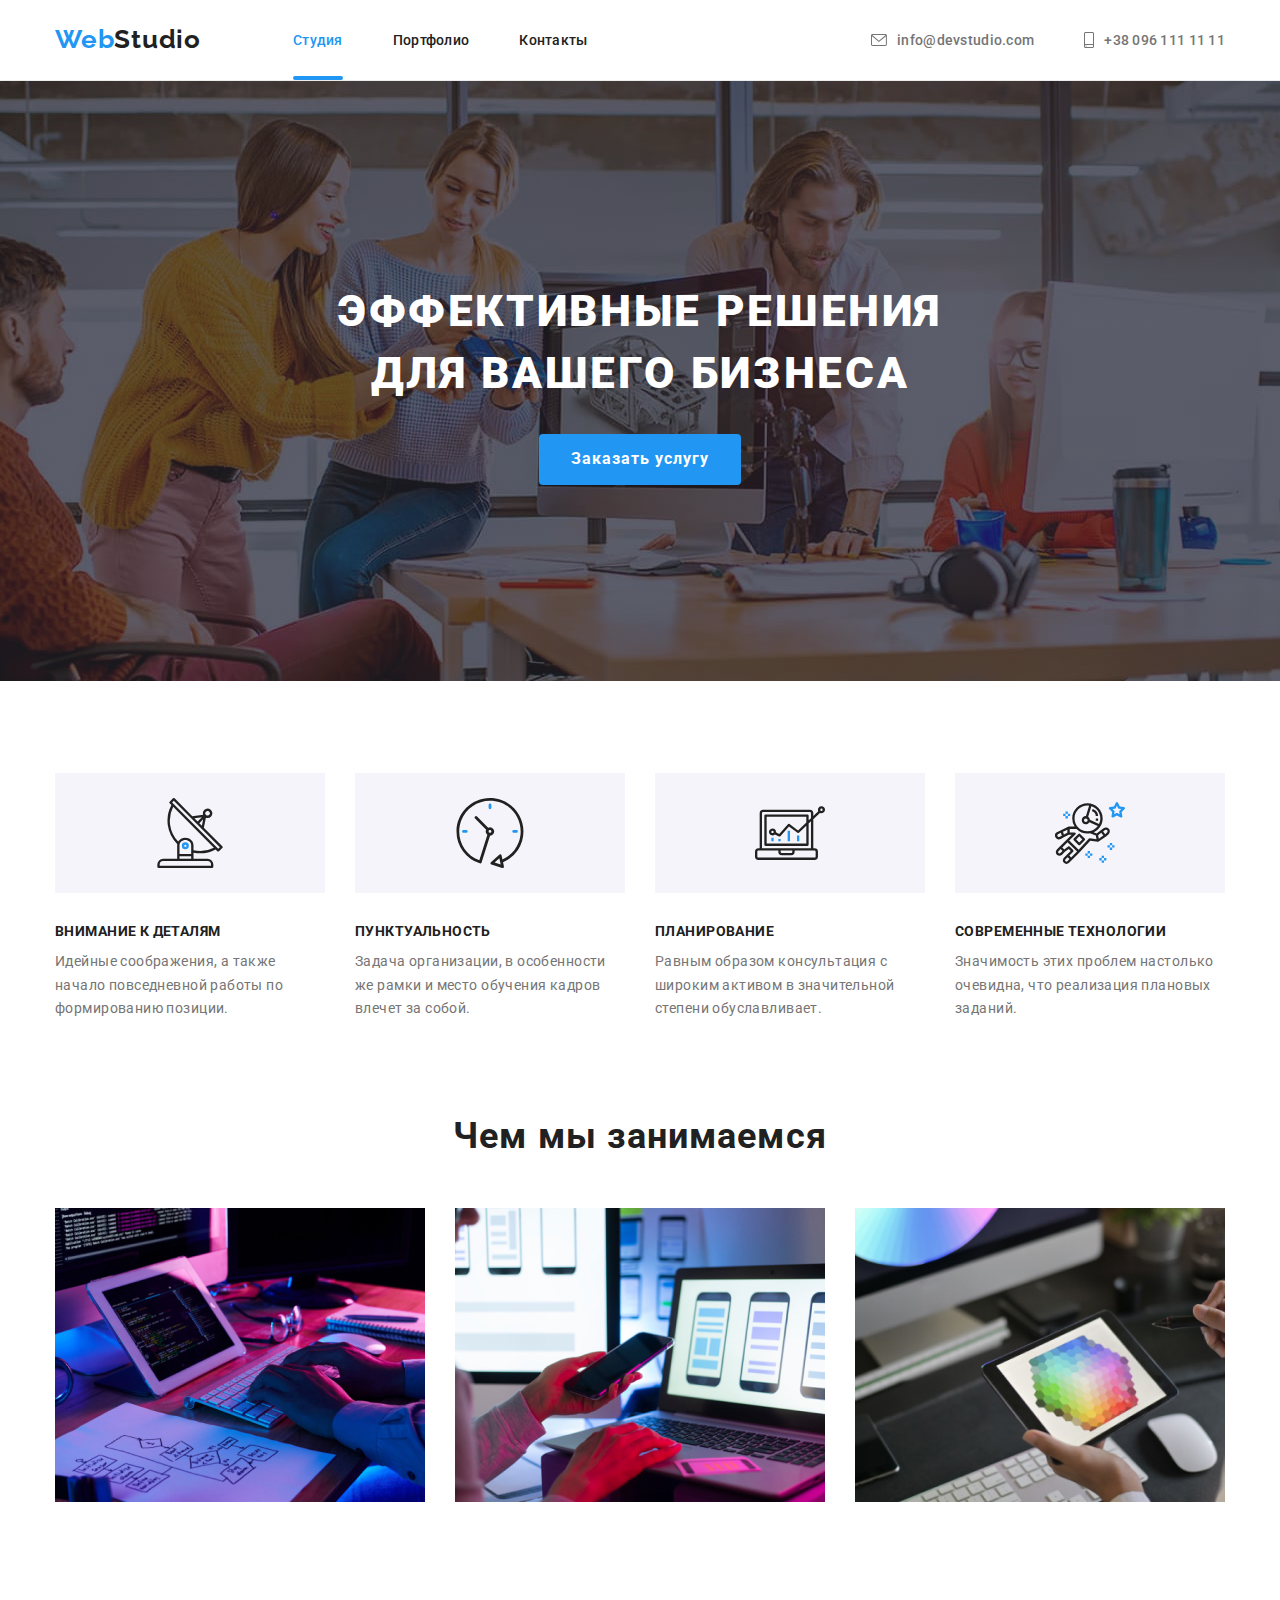
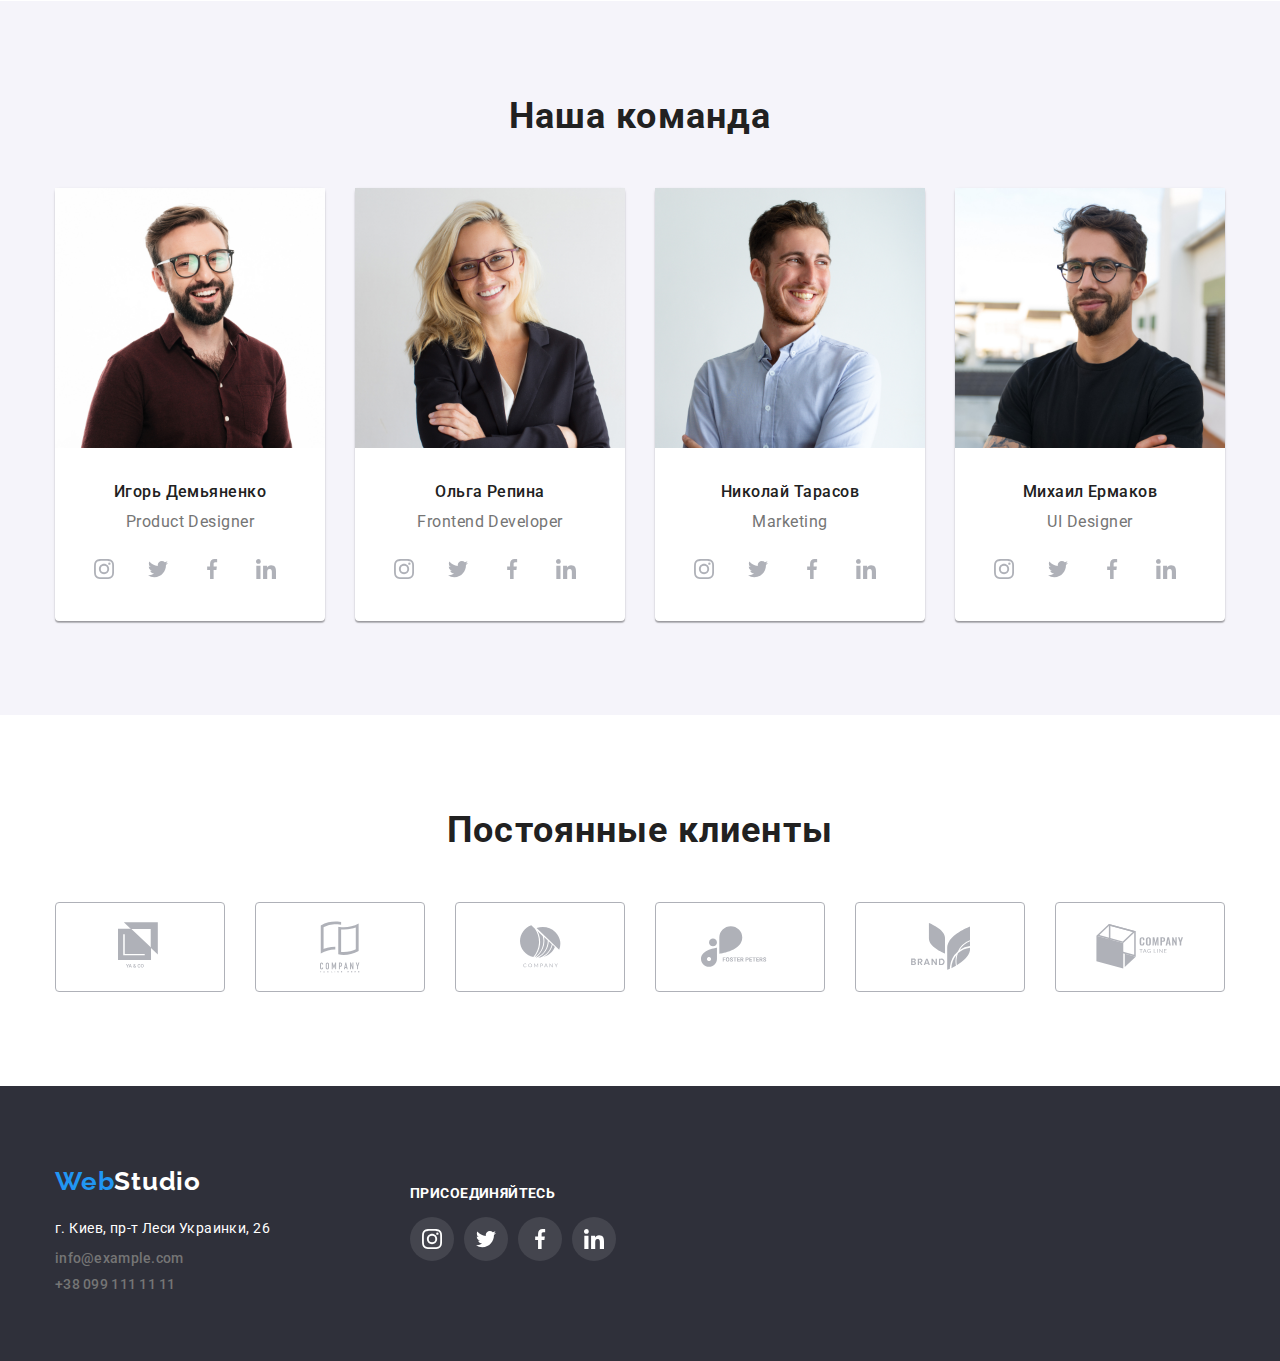
<file: index.html>
<!DOCTYPE html>
<html lang="ru">
  <head>
    <meta charset="UTF-8" />
    <meta name="viewport" content="width=device-width, initial-scale=1.0" />
    <title>Студия</title>
    <link rel="preconnect" href="https://fonts.gstatic.com" />
    <link
      href="https://fonts.googleapis.com/css2?family=Oleo+Script&family=Raleway:wght@700&family=Roboto:wght@400;500;700;900&display=swap"
      rel="stylesheet"
    />
    <link rel="stylesheet" href="css/normalize.css" />
    <link rel="stylesheet" href="css/style.css" />
  </head>

  <body>
    <!--header-->
    <header>
      <div class="container">
        <nav class="header">

          <ul class="nav">
            <li>
              <a class="logo-accent" href="./index.html"
                >Web<span class="logo-dark">Studio</span></a
              >
            </li>
            <li><a class="nav-item current" href="./index.html">Студия</a></li>
            <li><a class="nav-item" href="./portfolio.html">Портфолио</a></li>
            <li><a class="nav-item" href="">Контакты</a></li>
          </ul>

          <ul class="nav-contact">
            <li class="icon-hover">
              
              <a class="nav-cont" href="mailto:info@devstudio.com">

                <svg class="nav-icon-mail" width="16" height="12">
                  <use href="./img/symbol-defs.svg#icon-mail-to"></use>
                </svg>info@devstudio.com</a>

            </li>

            <li>
              <a class="nav-cont" href="tel:+380961111111">
                <svg class="nav-icon-tel" width="10" height="16">
                  <use href="./img/symbol-defs.svg#icon-smartphone"></use>
                </svg>+38 096 111 11 11</a>
            </li>
          </ul>
        </nav>
      </div>
    </header>

    <main>
      <!--Geroy-->

      <section class="geroy">
        <div class="overlay">
          <div class="container">

              <div class="geroy-content">
                <h1 class="geroy-title">
                  Эффективные решения<br />для вашего бизнеса
                </h1>
    
                <a href=""><button class="button-geroy">Заказать услугу</button></a>
              </div>
            
          </div>
        </div>
      </section>

      <!--Особенности-->
      <section class="fatyres">
        <div class="container">
          <h2 class="visually-hidden">Особенности</h2>

          <ul class="fatyres-list">
            <li class="fatyres-item">

              <div class="box-icon">
                <svg class="fatures-icon" width="70" height="70">
                  <use href="./img/symbol-defs.svg#icon-antenna-1"></use>
                </svg>
              </div>
              
              <h3>Внимание к деталям</h3>
              <p>
                Идейные соображения, а также начало повседневной работы по
                формированию позиции.
              </p>
            </li>

            <li class="fatyres-item">

              <div class="box-icon">
                <svg class="fatures-icon" width="70" height="70">
                  <use href="./img/symbol-defs.svg#icon-clock-1"></use>
                </svg>
              </div>

              <h3>Пунктуальность</h3>
              <p>
                Задача организации, в особенности же рамки и место обучения
                кадров влечет за собой.
              </p>
            </li>

            <li class="fatyres-item">

              <div class="box-icon">
                <svg class="fatures-icon" width="70" height="70">
                  <use href="./img/symbol-defs.svg#icon-diagram-1"></use>
                </svg>
              </div>

              <h3>Планирование</h3>
              <p>
                Равным образом консультация с широким активом в значительной
                степени обуславливает.
              </p>
            </li>

            <li class="fatyres-item">

              <div class="box-icon">
                <svg class="fatures-icon" width="70" height="70">
                  <use href="./img/symbol-defs.svg#icon-astronaut-1"></use>
                </svg>
              </div>

              <h3>Современные технологии</h3>
              <p>
                Значимость этих проблем настолько очевидна, что реализация
                плановых заданий.
              </p>
            </li>
          </ul>
        </div>
      </section>
      <!--Чем мы занимаемся-->
      <section class="wot-we-do">
        <div class="container">
          <h2 class="titllesecond">Чем мы занимаемся</h2>

          <ul class="list-foto">
            <li class="list-foto-item">
              <a href="#"><img src="img/box1.jpg" alt="box1" width="370" /></a>
            </li>

            <li class="list-foto-item">
              <a href="#"><img src="img/box2.jpg" alt="box2" width="370" /></a>
            </li>

            <li class="list-foto-item">
              <a href="#"><img src="img/box3.jpg" alt="box3" width="370" /></a>
            </li>
          </ul>
        </div>
      </section>

      <!-- Наша команда -->
      <section class="team">
        <div class="container">
          <h2 class="titllesecond">Наша команда</h2>

          <ul class="team-list">
            <li class="team-list-item">
              <img src="img/img1.jpg" alt="Игорь" width="270" />
              <div class="team-list-cont">
                <h3>Игорь Демьяненко</h3>
                <p>Product Designer</p>
<!-- social-links -->
                <ul class="social-links">
                  <li class="social-box">
                    <a class="social-link" href="#">
                      <svg  width="20" height="20">
                        <use href="./img/symbol-defs.svg#icon-instagram-team"></use>
                      </svg>
                    </a>
                  </li>
                  <li class="social-box">
                    <a class="social-link" href="#">
                      <svg  width="20" height="20">
                        <use href="./img/symbol-defs.svg#icon-twitter-team"></use>
                      </svg>
                    </a>
                  </li>
                  <li class="social-box">
                    <a class="social-link" href="#">
                      <svg  width="20" height="20">
                        <use href="./img/symbol-defs.svg#icon-facebook-team"></use>
                      </svg>
                    </a>
                  </li>
                  <li class="social-box">
                    <a class="social-link" href="#">
                      <svg  width="20" height="20">
                        <use href="./img/symbol-defs.svg#icon-linkedin-team"></use>
                      </svg>
                    </a>
                  </li>
                </ul>
              </div>
            </li>

            <li class="team-list-item">
              <img src="img/img2.jpg" alt="Ольга" width="270" />
              <div class="team-list-cont">
                <h3>Ольга Репина</h3>
                <p>Frontend Developer</p>
                <ul class="social-links">
                  <li class="social-box">
                    <a class="social-link" href="#">
                      <svg  width="20" height="20">
                        <use href="./img/symbol-defs.svg#icon-instagram-team"></use>
                      </svg>
                    </a>
                  </li>
                  <li class="social-box">
                    <a class="social-link" href="#">
                      <svg  width="20" height="20">
                        <use href="./img/symbol-defs.svg#icon-twitter-team"></use>
                      </svg>
                    </a>
                  </li>
                  <li class="social-box">
                    <a class="social-link" href="#">
                      <svg  width="20" height="20">
                        <use href="./img/symbol-defs.svg#icon-facebook-team"></use>
                      </svg>
                    </a>
                  </li>
                  <li class="social-box">
                    <a class="social-link" href="#">
                      <svg  width="20" height="20">
                        <use href="./img/symbol-defs.svg#icon-linkedin-team"></use>
                      </svg>
                    </a>
                  </li>
                </ul>
              </div>
            </li>

            <li class="team-list-item">
              <img src="img/img3.jpg" alt="Николай" width="270" />
              <div class="team-list-cont">
                <h3>Николай Тарасов</h3>
                <p>Marketing</p>
                <ul class="social-links">
                  <li class="social-box">
                    <a class="social-link" href="#">
                      <svg  width="20" height="20">
                        <use href="./img/symbol-defs.svg#icon-instagram-team"></use>
                      </svg>
                    </a>
                  </li>
                  <li class="social-box">
                    <a class="social-link" href="#">
                      <svg  width="20" height="20">
                        <use href="./img/symbol-defs.svg#icon-twitter-team"></use>
                      </svg>
                    </a>
                  </li>
                  <li class="social-box">
                    <a class="social-link" href="#">
                      <svg  width="20" height="20">
                        <use href="./img/symbol-defs.svg#icon-facebook-team"></use>
                      </svg>
                    </a>
                  </li>
                  <li class="social-box">
                    <a class="social-link" href="#">
                      <svg  width="20" height="20">
                        <use href="./img/symbol-defs.svg#icon-linkedin-team"></use>
                      </svg>
                    </a>
                  </li>
                </ul>
              </div>
            </li>

            <li class="team-list-item">
              <img src="img/img4.jpg" alt="Михаил" width="270" />
              <div class="team-list-cont">
                <h3>Михаил Ермаков</h3>
                <p>UI Designer</p>
                <ul class="social-links">
                  <li class="social-box">
                    <a class="social-link" href="#">
                      <svg  width="20" height="20">
                        <use href="./img/symbol-defs.svg#icon-instagram-team"></use>
                      </svg>
                    </a>
                  </li>
                  <li class="social-box">
                    <a class="social-link" href="#">
                      <svg  width="20" height="20">
                        <use href="./img/symbol-defs.svg#icon-twitter-team"></use>
                      </svg>
                    </a>
                  </li>
                  <li class="social-box">
                    <a class="social-link" href="#">
                      <svg  width="20" height="20">
                        <use href="./img/symbol-defs.svg#icon-facebook-team"></use>
                      </svg>
                    </a>
                  </li>
                  <li class="social-box">
                    <a class="social-link" href="#">
                      <svg  width="20" height="20">
                        <use href="./img/symbol-defs.svg#icon-linkedin-team"></use>
                      </svg>
                    </a>
                  </li>
                </ul>
              </div>
            </li>
          </ul>
        </div>
      </section>

<!-- clients -->
      <section class="clients">
        <div class="container">
          <h2 class="titllesecond">Постоянные клиенты</h2>

          <ul class="clients-list">

            <li class="clients-box">
              <a class="clients-link" href="#">
                <svg width="44" height="49" >
                  <use href="./img/symbol-defs.svg#icon-logo-1"></use>
                </svg>
              </a>
            </li>
            <li class="clients-box">
              <a class="clients-link" href="#">
                <svg  width="40" height="52">
                  <use href="./img/symbol-defs.svg#icon-logo-2"></use>
                </svg>
              </a>
            </li>
            <li class="clients-box">
              <a class="clients-link" href="#">
                <svg  width="41" height="43">
                  <use href="./img/symbol-defs.svg#icon-logo-3"></use>
                </svg>
              </a>
            </li>
            <li class="clients-box">
              <a class="clients-link" href="#">
                <svg  width="78" height="42">
                  <use href="./img/symbol-defs.svg#icon-logo-4"></use>
                </svg>
              </a>
            </li>
            <li class="clients-box">
              <a class="clients-link" href="#">
                <svg  width="59" height="47">
                  <use href="./img/symbol-defs.svg#icon-logo-5"></use>
                </svg>
              </a>
            </li>
            <li class="clients-box">
              <a class="clients-link" href="#">
                <svg  width="88" height="45">
                  <use href="./img/symbol-defs.svg#icon-logo-6"></use>
                </svg>
              </a>
            </li>
            
          </ul>

        </div>
      </section>

    </main>

    <!-- footer -->
    <footer class="footer">
      <div class="container">

        <div class="footer-content">

          <div class="footer-address">
            
            <a class="logo-accent" href="#"
            >Web<span class="logo-white">Studio</span></a>
  
            <address class="adres-white footer-address">
              г. Киев, пр-т Леси Украинки, 26
            </address>
  
            <address class="footer-nav-cont">
              <a class="nav-cont footer-mail" href="mailto:info@example.com"
                >info@example.com</a>
              <a class="nav-cont" href="tel:+380991111111">+38 099 111 11 11</a>
            </address>
          </div>

          <div class="footer-social">

            <h2 class="titlle-social-footer">присоединяйтесь</h2>
            
            <ul class="social-links">
              <li class="social-box-footer">
                <a class="social-link-footer" href="#">
                  <svg  width="20" height="20">
                    <use href="./img/symbol-defs.svg#icon-instagram-team"></use>
                  </svg>
                </a>
              </li>
              <li class="social-box-footer">
                <a class="social-link-footer" href="#">
                  <svg  width="20" height="20">
                    <use href="./img/symbol-defs.svg#icon-twitter-team"></use>
                  </svg>
                </a>
              </li>
              <li class="social-box-footer">
                <a class="social-link-footer" href="#">
                  <svg  width="20" height="20">
                    <use href="./img/symbol-defs.svg#icon-facebook-team"></use>
                  </svg>
                </a>
              </li>
              <li class="social-box-footer">
                <a class="social-link-footer" href="#">
                  <svg  width="20" height="20">
                    <use href="./img/symbol-defs.svg#icon-linkedin-team"></use>
                  </svg>
                </a>
              </li>
            </ul>

          </div>

        </div>
      </div>
    </footer>
  </body>
</html>
</file>
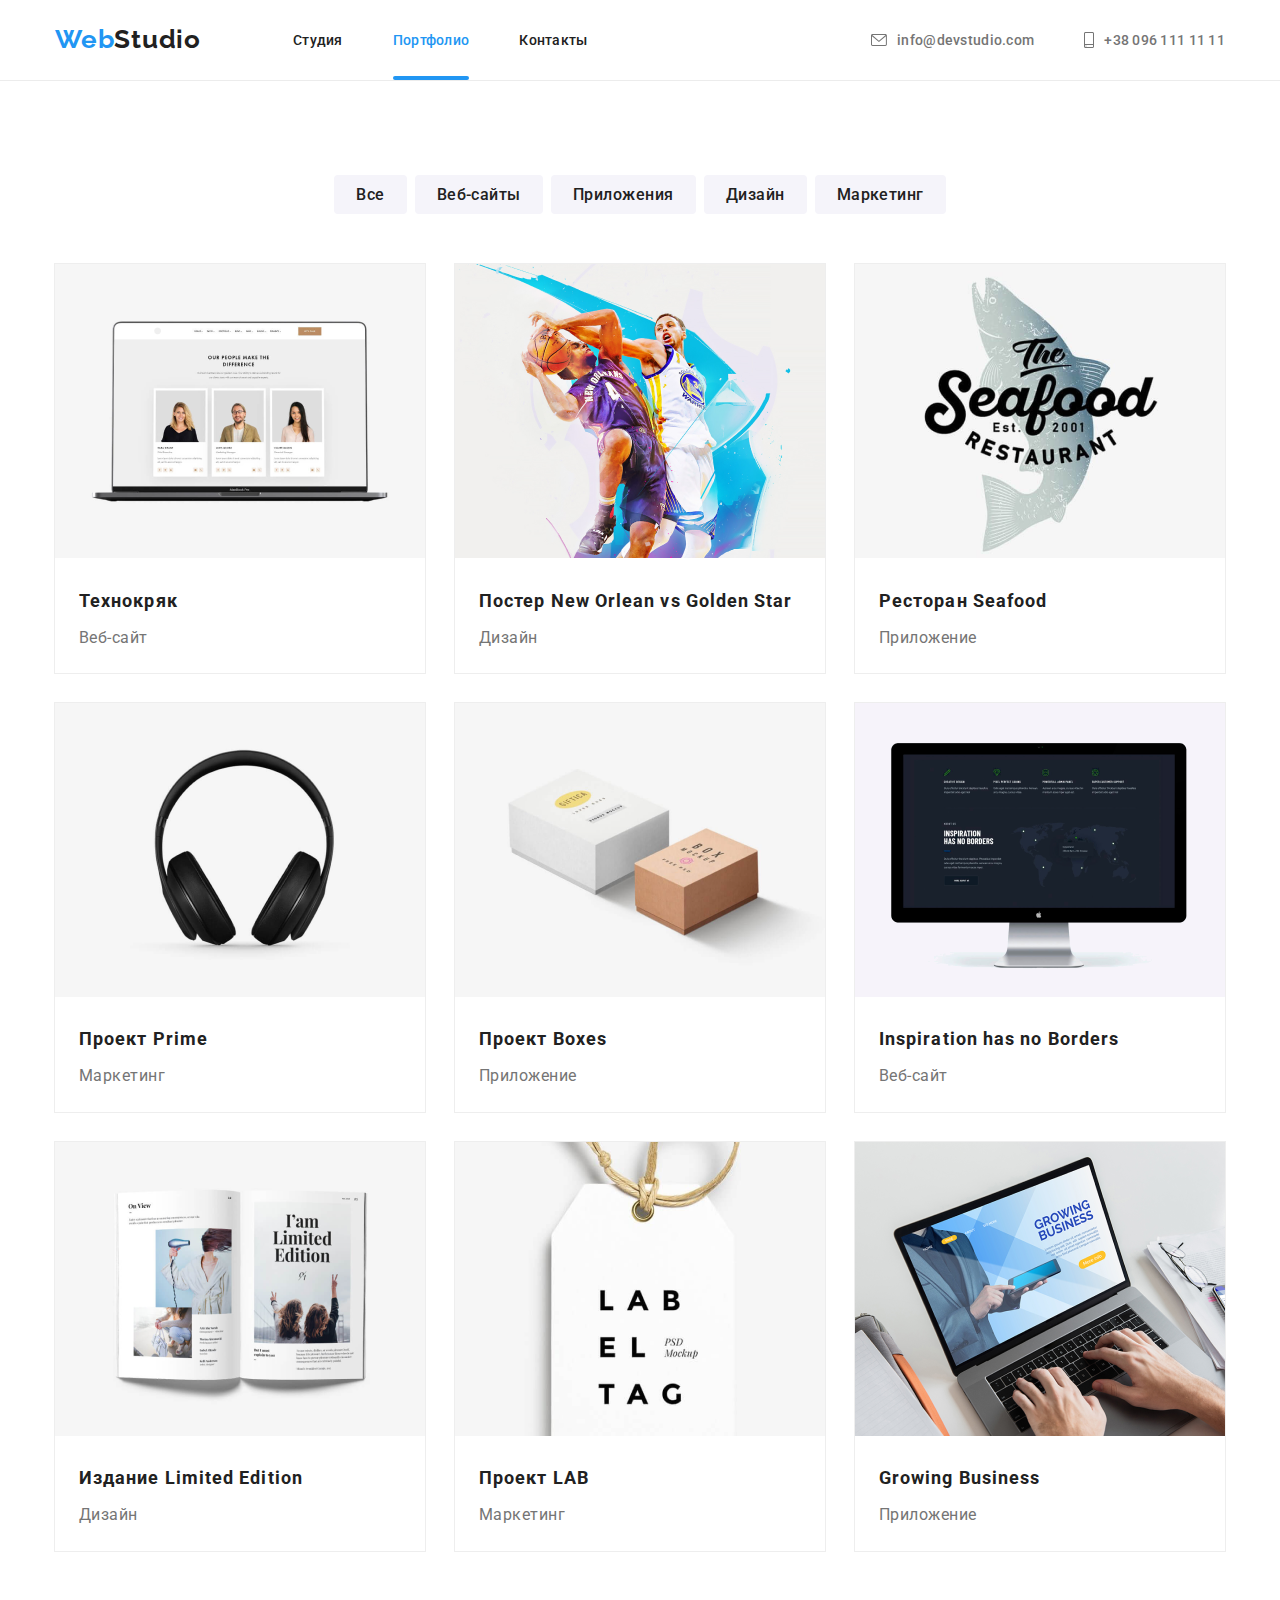
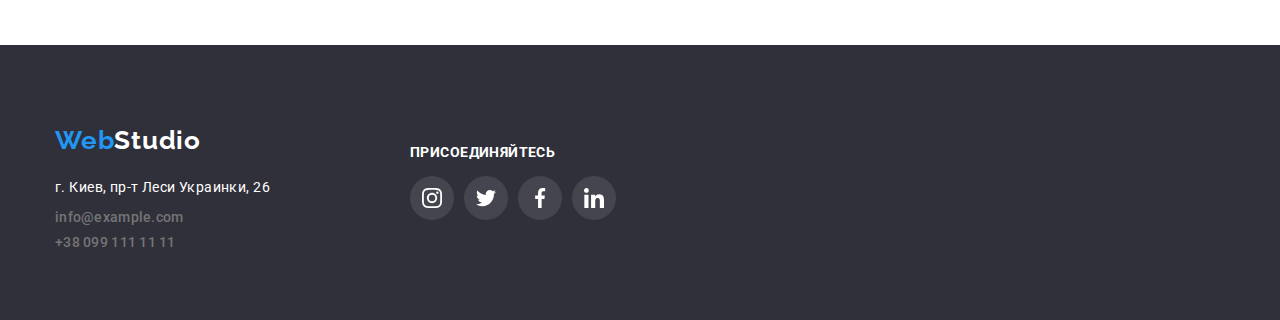
<file: portfolio.html>
<!DOCTYPE html>
<html lang="ru">
  <head>
    <meta charset="UTF-8" />
    <meta name="viewport" content="width=device-width, initial-scale=1.0" />
    <title>Портфолио</title>
    <link rel="preconnect" href="https://fonts.gstatic.com" />
    <link
      href="https://fonts.googleapis.com/css2?family=Oleo+Script&family=Raleway:wght@700&family=Roboto:wght@400;500;700;900&display=swap"
      rel="stylesheet"
    />
    <link rel="stylesheet" href="css/normalize.css" />
    <link rel="stylesheet" href="css/style.css" />
  </head>

  <body>
    <!--header-->
    <header>
      <div class="container">
        <nav class="header">

          <ul class="nav">
            <li>
              <a class="logo-accent" href="./index.html"
                >Web<span class="logo-dark">Studio</span></a>
            </li>
            <li><a class="nav-item" href="./index.html">Студия</a></li>
            <li><a class="nav-item current" href="./portfolio.html">Портфолио</a></li>
            <li><a class="nav-item" href="">Контакты</a></li>
          </ul>

          <ul class="nav-contact">
            <li class="icon-hover">
              
              <a class="nav-cont" href="mailto:info@devstudio.com">

                <svg class="nav-icon-mail" width="16" height="12">
                  <use href="./img/symbol-defs.svg#icon-mail-to"></use>
                </svg>info@devstudio.com</a>

            </li>

            <li>
              <a class="nav-cont" href="tel:+380961111111">
                <svg class="nav-icon-tel" width="10" height="16">
                  <use href="./img/symbol-defs.svg#icon-smartphone"></use>
                </svg>+38 096 111 11 11</a>
            </li>
          </ul>
        </nav>
      </div>
    </header>

    <main>
      <section>
        <div class="container">
          <h2 class="visually-hidden">Портфолио</h2>
          <div class="filter">
            <ul class="filter-buttton">
              <li><button class="button">Все</button></li>
              <li><button class="button">Веб-сайты</button></li>
              <li><button class="button">Приложения</button></li>
              <li><button class="button">Дизайн</button></li>
              <li><button class="button">Маркетинг</button></li>
            </ul>
          </div>

          <div class="filter-list">
            <ul class="cards">
              <li class="cards-item">
                
                  <a class="cards-item-link" href="#">
                    
                      <img
                        src="./img/portfolio/tehno1.png"
                        alt="tehno1"
                        width="370"/>
    
                      <div class="cards-item-content">
                        <h3>Технокряк</h3>
                        <p>Веб-сайт</p>
                      </div>
                    

                  </a>
                
              </li>

              <li class="cards-item">

                <a class="cards-item-link" href="#">
                  <div class="card-box-hf">
                    <img
                    src="./img/portfolio/basket2.png"
                    alt="basket2"
                    width="370"/>

                    <div class="cards-item-content">
                      <h3>Постер New Orlean vs Golden Star</h3>
                      <p>Дизайн</p>
                    </div>
                  </div>
                  
                </a>
              </li>

              <li class="cards-item">
                <a class="cards-item-link" href="#">
                  <div class="card-box-hf">
                    <img
                    src="./img/portfolio/seafood3.png"
                    alt="seafood3"
                    width="370"
                  />

                  <div class="cards-item-content">
                    <h3>Ресторан Seafood</h3>
                    <p>Приложение</p>
                  </div>
                  </div>
                  
                </a>
              </li>

              <li class="cards-item">
                <a class="cards-item-link" href="#">
                  <div class="card-box-hf">
                    <img
                    src="./img/portfolio/prime4.png"
                    alt="prime4"
                    width="370"/>

                  <div class="cards-item-content">
                    <h3>Проект Prime</h3>
                    <p>Маркетинг</p>
                  </div>
                  </div>
                  
                </a>
              </li>

              <li class="cards-item">
                <a class="cards-item-link" href="#">
                  <div class="card-box-hf">
                    <img
                    src="./img/portfolio/boxes5.png"
                    alt="boxes5"
                    width="370"
                  />

                  <div class="cards-item-content">
                    <h3>Проект Boxes</h3>
                    <p>Приложение</p>
                  </div>
                  </div>
                  
                </a>
              </li>

              <li class="cards-item">
                <a class="cards-item-link" href="#">
                  <div class="card-box-hf">
                    <img
                    src="./img/portfolio/borders6.png"
                    alt="borders6"
                    width="370"
                  />

                  <div class="cards-item-content">
                    <h3>Inspiration has no Borders</h3>
                    <p>Веб-сайт</p>
                  </div>
                  </div>
                  
                </a>
              </li>

              <li class="cards-item">
                <a class="cards-item-link" href="#">
                  <div class="card-box-hf">
                    <img
                    src="./img/portfolio/book7.png"
                    alt="book7"
                    width="370"
                  />

                  <div class="cards-item-content">
                    <h3>Издание Limited Edition</h3>
                    <p>Дизайн</p>
                  </div>
                  </div>
                  
                </a>
              </li>

              <li class="cards-item">
                <a class="cards-item-link" href="#">
                  <div class="card-box-hf">
                    <img src="./img/portfolio/lab8.png" alt="lab8" width="370"/>

                    <div class="cards-item-content">
                      <h3>Проект LAB</h3>
                      <p>Маркетинг</p>
                    </div>
                  </div>
                </a>
              </li>

              <li class="cards-item">
                <a class="cards-item-link" href="#">

                  <div class="card-box-hf"><img
                    src="./img/portfolio/laptop9.png"
                    alt="laptop9"
                    width="370"/>

                  <div class="cards-item-content">
                    <h3>Growing Business</h3>
                    <p>Приложение</p>
                  </div></div>
                  
                </a>
              </li>
            </ul>
          </div>
        </div>
      </section>
    </main>

    <!-- footer -->
    <footer class="footer">
      <div class="container">
        <div class="footer-content">
          <div class="footer-address">
            <a class="logo-accent" href="#"
              >Web<span class="logo-white">Studio</span></a
            >

            <address class="adres-white footer-address">
              г. Киев, пр-т Леси Украинки, 26
            </address>

            <address class="footer-nav-cont">
              <a class="nav-cont footer-mail" href="mailto:info@example.com"
                >info@example.com</a
              >
              <a class="nav-cont" href="tel:+380991111111">+38 099 111 11 11</a>
            </address>
          </div>

          <div class="footer-social">
            <h2 class="titlle-social-footer">присоединяйтесь</h2>

            <ul class="social-links">
              <li class="social-box-footer">
                <a class="social-link-footer" href="#">
                  <svg width="20" height="20">
                    <use href="./img/symbol-defs.svg#icon-instagram-team"></use>
                  </svg>
                </a>
              </li>
              <li class="social-box-footer">
                <a class="social-link-footer" href="#">
                  <svg width="20" height="20">
                    <use href="./img/symbol-defs.svg#icon-twitter-team"></use>
                  </svg>
                </a>
              </li>
              <li class="social-box-footer">
                <a class="social-link-footer" href="#">
                  <svg width="20" height="20">
                    <use href="./img/symbol-defs.svg#icon-facebook-team"></use>
                  </svg>
                </a>
              </li>
              <li class="social-box-footer">
                <a class="social-link-footer" href="#">
                  <svg width="20" height="20">
                    <use href="./img/symbol-defs.svg#icon-linkedin-team"></use>
                  </svg>
                </a>
              </li>
            </ul>
          </div>
        </div>
      </div>
    </footer>
  </body>
</html>
</file>
<file: css/style.css>
:root {
  --accent-color: rgba(33, 150, 243, 1);
  --title-text-color: rgba(33, 33, 33, 1);
  --logo-text-color: rgba(0, 0, 0, 1);
  --grey-text-color: rgba(117, 117, 117, 1);
  --white-text-color: rgba(255, 255, 255, 1);

  --footergeroy-bg-color: rgba(47, 48, 58, 1);
  --section-bg-color: rgba(245, 244, 250, 1);

  --cards-gap-porfolio: 30px;

  --cards-border-portfolio: 1px solid rgba(238, 238, 238, 1);

  --header-border-bottom: 1px solid rgba(236, 236, 236, 1);

  --footer-social-icon-bg: rgba(255, 255, 255, 0.1);

  --logo-grey-color: rgba(175, 177, 184, 1);
}

body {
  font-family: 'Roboto', sans-serif;
}

.container {
  width: 1200px;
  margin-left: auto;
  margin-right: auto;
  padding: 0px 15px;

  /* outline: 1px solid green; */
  /* background-color: greenyellow; */
}

/* header */

.header {
  
  display: flex;
  align-items: center;
  justify-content: space-between;
  height: 80px;
}

header {
  border-bottom: var(--header-border-bottom);
}

.logo-accent {
  font-size: 26px;
  line-height: 1.2;
  letter-spacing: 0.03em;
  font-weight: 700;
  font-family: 'Raleway', sans-serif;
  color: var(--accent-color);
}

.logo-dark {
  color: var(--title-text-color);
}

.logo-accent {
  padding-right: 42px;
}


.nav {
  display: flex;
  align-items: center;
  padding-left: 0;

  /* margin-top: 0; */
  /* margin-bottom: 0; */
}

.nav li:not(:last-child) {
  padding-right: 50px;
}

.nav-contact {
  display: flex;
  padding: 0;
}

.nav-contact li {
  padding-right: 50px;
  justify-content: center;
  align-items: center;
  display: flex;
}

.nav-contact li:last-child {
  padding: 0;
}

.nav-item {
  color: var(--title-text-color);
  font-size: 14px;
  line-height: 1.2;
  font-weight: 500;
  letter-spacing: 0.02em;
}

.nav-item:hover,
.nav-item:focus {
  color: var(--accent-color);
}

.nav-cont {
  font-weight: 500;
  font-size: 14px;
  line-height: 1.2;
  letter-spacing: 0.02em;

  color: var(--grey-text-color);

  display: flex;
  align-items: center;
}

.nav-cont:hover,
.nav-cont:focus {
  color: var(--accent-color);
}

.nav-icon-mail,
.nav-icon-tel {
  /* fill: var(--grey-text-color); */
  fill: currentColor;

  margin-right: 10px;
}

.nav-icon-mail:hover,
.nav-icon-tel:hover,
.nav-icon-mail:focus,
.nav-icon-tel:focus {
  /* fill: var(--accent-color); */
  fill: currentColor;
}

/* effekt tekuschaya stranica */
.nav .nav-item.current {
  color: var(--accent-color);
  position: relative;
  padding-bottom: 32px;
}

.nav .nav-item.current::after {
  position: absolute;
  bottom: 0;

  content: " ";
  display: block;
  width: 100%;
  height: 4px;
  border-radius: 2px;

  background-color: var(--accent-color);
}


/* geroy */

.overlay {
  background-image: linear-gradient(
      rgba(47, 48, 58, 0.5),
      rgba(47, 48, 58, 0.5)
    ),
    url('../img/svg_dz-4/geroy-Img-m.jpg');

  height: 600px;
  max-width: 1600px;

  /* margin-left: auto;
  margin-right: auto; */

  background-repeat: no-repeat;
  background-size: cover;
  background-position: center;
}

.geroy {
  background-color: var(--footergeroy-bg-color);

  max-width: 1600px;
  text-align: center;
  margin-left: auto;
  margin-right: auto;
}

.geroy-content {
  padding-top: 200px;
  padding-bottom: 200px;
  /* 
  display: flex;
  flex-direction: column;
  justify-content: center;
  align-items: center; */
}

.geroy-title {
  font-weight: 900;
  font-size: 44px;
  line-height: 1.4;
  text-transform: uppercase;

  letter-spacing: 0.06em;
  color: var(--white-text-color);

  margin-bottom: 30px;
}

.button-geroy {
  background-color: var(--accent-color);
  color: var(--white-text-color);
  font-weight: 700;
  font-size: 16px;
  line-height: 1.9;
  letter-spacing: 0.06em;
  border: none;
  cursor: pointer;
  padding: 10px 32px;
  border-radius: 4px;
}

.button-geroy:hover,
.button-geroy:focus {
  background-color: var(--white-text-color);
  color: var(--accent-color);
}

/* fatyres */

.fatyres {
  padding-top: 92px;
}

.fatyres-list {
  display: flex;
}

.fatyres-item {
  /* height: 101px; */
  height: auto;
  margin-right: 30px;
}

.fatyres-item:last-child {
  margin-right: 0;
}

.fatyres h3 {
  color: var(--title-text-color);
  font-weight: 700;
  font-size: 14px;
  line-height: 1.2;
  letter-spacing: 0.03em;
  text-transform: uppercase;

  margin-bottom: 10px;
}

.fatyres p {
  color: var(--grey-text-color);
  font-weight: 400;
  font-size: 14px;
  line-height: 1.7;
  letter-spacing: 0.03em;
}

.box-icon {
  width: 270px;
  height: 120px;

  margin-bottom: 30px;

  display: flex;
  justify-content: center;
  align-items: center;

  background-color: var(--section-bg-color);
}

/* wot-we-do */

.wot-we-do {
  padding-top: 94px;
  padding-bottom: 94px;
}

.wot-we-do h2 {
  margin-bottom: 50px;
}

.titllesecond {
  color: var(--title-text-color);
  font-weight: 700;
  font-size: 36px;
  line-height: 1.2;
  text-align: center;
  letter-spacing: 0.03em;
}

.list-foto {
  display: flex;
}

.list-foto-item:not(:last-child) {
  margin-right: 30px;
}

/* team */

.team {
  background-color: var(--section-bg-color);

  padding-top: 94px;
  padding-bottom: 94px;
}

.team-list {
  display: flex;
  margin-top: 50px;
}

.team-list-item:not(:last-child) {
  margin-right: 30px;
}

.team-list-item {
  text-align: center;

  background-color: var(--white-text-color);
  border-radius: 4px;

  box-shadow: 0px 1px 3px rgba(0, 0, 0, 0.12), 0px 1px 1px rgba(0, 0, 0, 0.14),
    0px 2px 1px rgba(0, 0, 0, 0.2);
}

.team-list-cont {
  padding-top: 30px;
  padding-bottom: 30px;
}

.team h3 {
  color: var(--title-text-color);

  font-weight: 500;
  font-size: 16px;
  line-height: 1.2; /* text-align: center; */
  letter-spacing: 0.03em;

  /* margin-top: 30px; */
  margin-bottom: 10px;
}

.team p {
  color: var(--grey-text-color);

  font-weight: 400;
  font-size: 16px;
  line-height: 19px; /* text-align: center; */
  letter-spacing: 0.03em;

  /* padding-bottom: 30px; */
}

.social-links {
  display: flex;
  justify-content: center;
  align-items: center;

  margin-top: 16px;
}

.social-box {
  /* display: flex;
  justify-content: center;
  align-items: center; */
  /* width: 44px;
  height: 44px; */
  margin-right: 10px;
  /* fill: var(--grey-text-color); */
  /* cursor: pointer; */
}
.social-box:hover {
  /* fill: var(--white-text-color); */
  /* background-color: var(--accent-color); */
  /* border-radius: 50%; */
}

.social-link {
  display: flex;

  justify-content: center;
  align-items: center;

  width: 44px;
  height: 44px;

  border-radius: 50%;
  cursor: pointer;
  fill: var(--logo-grey-color);
}

.social-link:hover,
.social-link:focus {
  background-color: var(--accent-color);
  fill: var(--white-text-color);
}

/* clients */

.clients {
  padding-top: 94px;
  padding-bottom: 94px;
}

.clients-list {
  display: flex;
}

.clients-box {
  margin-right: 30px;
  margin-top: 50px;
}

.clients-box:last-child {
  margin-right: 0;
}

.clients-link {
  fill: var(--logo-grey-color);

  width: 170px;
  height: 90px;

  border: 1px solid #afb1b8;
  box-sizing: border-box;
  border-radius: 4px;
  display: flex;
  justify-content: center;
  align-items: center;
}

.clients-link:hover {
  fill: var(--accent-color);
  border: 1px solid var(--accent-color);
}

.clients-link:focus {
  fill: var(--accent-color);
  border: 1px solid var(--accent-color);
  outline: none;
}

/* footer */
.footer {
  padding-top: 60px;
  padding-bottom: 60px;
  background-color: var(--footergeroy-bg-color);
}

.footer-content {
  display: flex;
  align-items: center;
}

.logo-white {
  color: var(--white-text-color);
}

.footer-nav-cont {
  display: flex;
  flex-direction: column;
}

.footer-address {
  padding-top: 20px;
  padding-bottom: 9px;
  margin-right: 70px;
}

.adres-white {
  font-weight: 400;
  font-size: 14px;
  line-height: 1.7;
  letter-spacing: 0.03em;
  color: var(--white-text-color);
}

.footer-mail {
  padding-bottom: 9px;
}

.titlle-social-footer {
  font-weight: 700;
  color: var(--white-text-color);
  font-size: 14px;
  line-height: 1.1;
  letter-spacing: 0.03em;
  text-transform: uppercase;
}

.social-box-footer {
  margin-right: 10px;
}

.social-box-footer:last-child {
  margin-right: 0;
}

.social-link-footer {
  width: 44px;
  height: 44px;

  display: flex;
  justify-content: center;
  align-items: center;
  fill: var(--white-text-color);
  /* background-color: var(--grey-text-color); */
  background-color: var(--footer-social-icon-bg);
  border-radius: 50%;
}

.social-link-footer:hover,
.social-link-footer:focus {
  background-color: var(--accent-color);
}

/* STR 2 */
/* portfolio */

.filter {
  padding-top: 94px;
}

.filter-buttton {
  display: flex;
  justify-content: center;
  padding: 0;
  margin: 0;
}

.filter button {
  background-color: var(--section-bg-color);
  color: var(--title-text-color);
  border: none;
  border-radius: 4px;
  cursor: pointer;
  font-weight: 500;
  font-size: 16px;
  line-height: 1.7;
  letter-spacing: 0.03em;

  text-align: center;

  padding: 6px 22px;
}

.filter-buttton li:not(:last-child) {
  margin-right: 8px;
}

/* .filter-buttton li:last-child {
  margin: 0;
} */



.button:focus,
.button:hover {
  background-color: var(--accent-color);
  color: var(--white-text-color);
  border: none;
  outline: none;

  box-shadow: 0px 3px 1px rgba(0, 0, 0, 0.1), 0px 1px 2px rgba(0, 0, 0, 0.08),
    0px 2px 2px rgba(0, 0, 0, 0.12);
}

/* filter-list */

.filter-list {
  margin-top: 50px;
  padding-bottom: 94px;
}

.filter-list h3 {
  color: var(--title-text-color);
  font-weight: 700;
  font-size: 18px;
  line-height: 2;
  letter-spacing: 0.06em;
}

.filter-list p {
  color: var(--grey-text-color);
  font-weight: 400;
  font-size: 16px;
  line-height: 1.9;
  letter-spacing: 0.03em;
}

.cards {
  /* outline: 1px solid tomato; */
  padding: 0;
  margin: 0;

  display: flex;
  flex-wrap: wrap;

  margin-left: calc(-1 * var(--cards-gap-porfolio));
  margin-top: calc(-1 * var(--cards-gap-porfolio));
}

.cards-item {
  flex-basis: calc(100% / 3 - var(--cards-gap-porfolio));
  margin-left: var(--cards-gap-porfolio);
  margin-top: var(--cards-gap-porfolio);
  outline: var(--cards-border-portfolio);
  
}

.cards-item-link {
  display: block;
}

.cards-item-link:focus,
.cards-item-link:hover{
  outline: none;
  box-shadow: 0px 1px 1px rgba(0, 0, 0, 0.12), 0px 4px 4px rgba(0, 0, 0, 0.06),
    1px 4px 6px rgba(0, 0, 0, 0.16);
}

/* .card-box-hf {
  box-shadow: inherit;
} */

.cards-item-content {
  padding: 20px 24px;
}

.cards-item-content h3 {
  margin-bottom: 4px;
}

/* font-family: 'Raleway', sans-serif;
font-family: 'Roboto', sans-serif; */ ;
</file>
